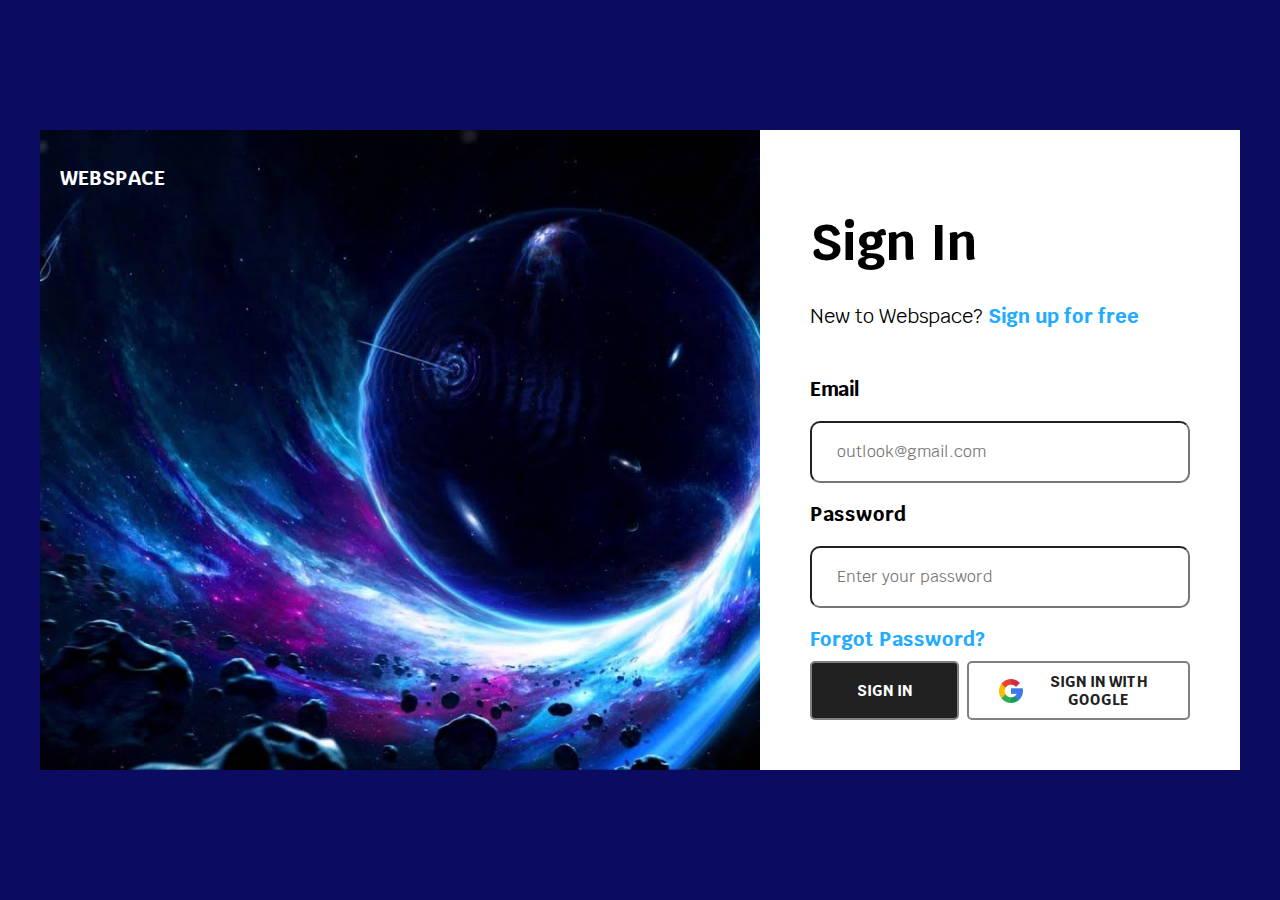
<file: Asignacion1/index.html>
<!DOCTYPE html>
<html lang="es">
<head>
    <meta charset="UTF-8">
    <meta http-equiv="X-UA-Compatible" content="IE=edge">
    <meta name="viewport" content="width=device-width, initial-scale=1.0">
    <title>Login</title>
    <link rel="preload" href="css/normalize.css" as="style">
    <link rel="stylesheet" href="css/normalize.css">
    <link href="https://fonts.googleapis.com/css2?family=Krub:wght@400;700&display=swap" 
    rel="stylesheet">
    <link rel="preload" href="css/styleLogin.css" as="style">
    <link rel="stylesheet" href="css/styleLogin.css">
</head>
<body>
    <div class="content-registro content">

        <div class="imagen-registro">
            <h2>WEBSPACE</h2>
        </div>

        <form class="registro">
            <header>
                <h1 class="titulo">Sign In</h1>
            </header>
        
            <section>
                <p>New to Webspace?
                    <a class="link" href="#">Sign up for free</a>
                </p>
            </section>

            <div class="input">
                <label>Email</label>
                <input type="email" placeholder="outlook@gmail.com">
            </div>

            <div class="input">
                <label>Password</label>
                <input type="password" placeholder="Enter your password">
            </div>

            <div class="pass">
                <a class="link" href="#">Forgot Password?</a>
            </div>

            <div class="boton">
                <a class="sign1" href="briefcase.html">Sign in</a></a>
                <a class="sign2" href="#"> <img class="icon" src="images/google.png"> Sign in with Google</a>
            </div>

        </form>
    </div>
   
</body>
</html>
</file>
<file: Asignacion1/css/styleLogin.css>
:root{
    --blanco: #ffffff;
    --oscuro: #212121;
    --primario: #23ABFF;
    --azul: #0B0B61;
    --select: #0080FF;
}

html{
    font-size: 62.5%;
    box-sizing: border-box;
}
*, *::before, *::after{
    box-sizing: inherit;
}

body{
    font-size: 16px;  /*1rem = 10px */
    font-family: 'Krub', sans-serif;
    background-color: var(--azul);
    display: flex;
    align-items: center;
    height: 100vh;
}
.boton {
    display: flex;
}

.titulo{
    text-align: left;
    font-size: 5rem;    
}

.link{
    color: var(--primario);
    text-decoration: none; 
    font-size: 2rem;
    font-weight: 700;
    padding: 0,2rem 0;
}

.content{
    margin: 0 auto;
    max-width: 120rem;
    width: 95%;
}

.imagen-registro{
    background-image: url(../images/login.jpeg);
    background-position: center center;
    background-repeat: no-repeat;
    background-size: cover;
    height: 200px;
    flex: 0 0 calc(60%);
}
@media(min-width: 768px) {
    .imagen-registro{
        height: auto;
        background-position: right;
    }
}
@media(min-width: 1200px) { 
    .imagen-registro{
        background-position: center;
    } 
}

@media(min-width: 768px) {
    .content-registro{
        display: flex;
    }
}

.registro{
    padding: 50px;
    background-color: var(--blanco);
}

p{
    font-size: 2rem;
    font-weight: normal;
    margin: 0,2rem 0;
    margin-bottom: 50px;
}
.input label{
    display: block;
    font-size: 2rem;
    font-weight: 700;
    margin: 2rem 0;
}
.input input{
    width: 100%;
    padding: 20px 25px;
    border-radius: 10px;
}
.input button{
    padding: 10px 16px;
    border-radius: 10px;
    transition: background-color .3s ease-in-out;
    margin-top: 100px;
    font-size: 2rem;
    text-align: center;
}
.boton a:hover{
cursor: pointer;
background-color: var(--select);
}
.sign1{
    background-color: var(--oscuro);
    color: var(--blanco);
    width: 40%;
    padding: 1rem 3rem;
    margin-top: 1rem;
    font-size: 1.5rem;
    text-decoration: none;
    text-transform: uppercase;
    font-weight: 700;
    border: 2px solid grey;
    border-radius: .5rem;
    text-align: center;
    display: flex;
    align-items: center;
    justify-content: center;
}
.link2{
    color: var(--blanco);
    text-decoration: none; 
}
.sign2{
    padding: 1rem 3rem;
    margin-top: 1rem;
    font-size: 1.5rem;
    text-decoration: none;
    text-transform: uppercase;
    font-weight: 700;
    border: 2px solid grey;
    border-radius: .5rem;
    text-align: center;
    background-color: var(--blanco);
    margin-left: 8px;
    color: var(--oscuro);
    display: flex;
    align-items: center;
    justify-content: center;
    width: 60%;
}
.pass{
    margin-top: 20px;
}
.icon{
    margin-right: 15px;
}
h2{
    text-align: left;
    font-size: 2rem; 
    color: var(--blanco);  
    padding: 2rem; 
}
</file>
